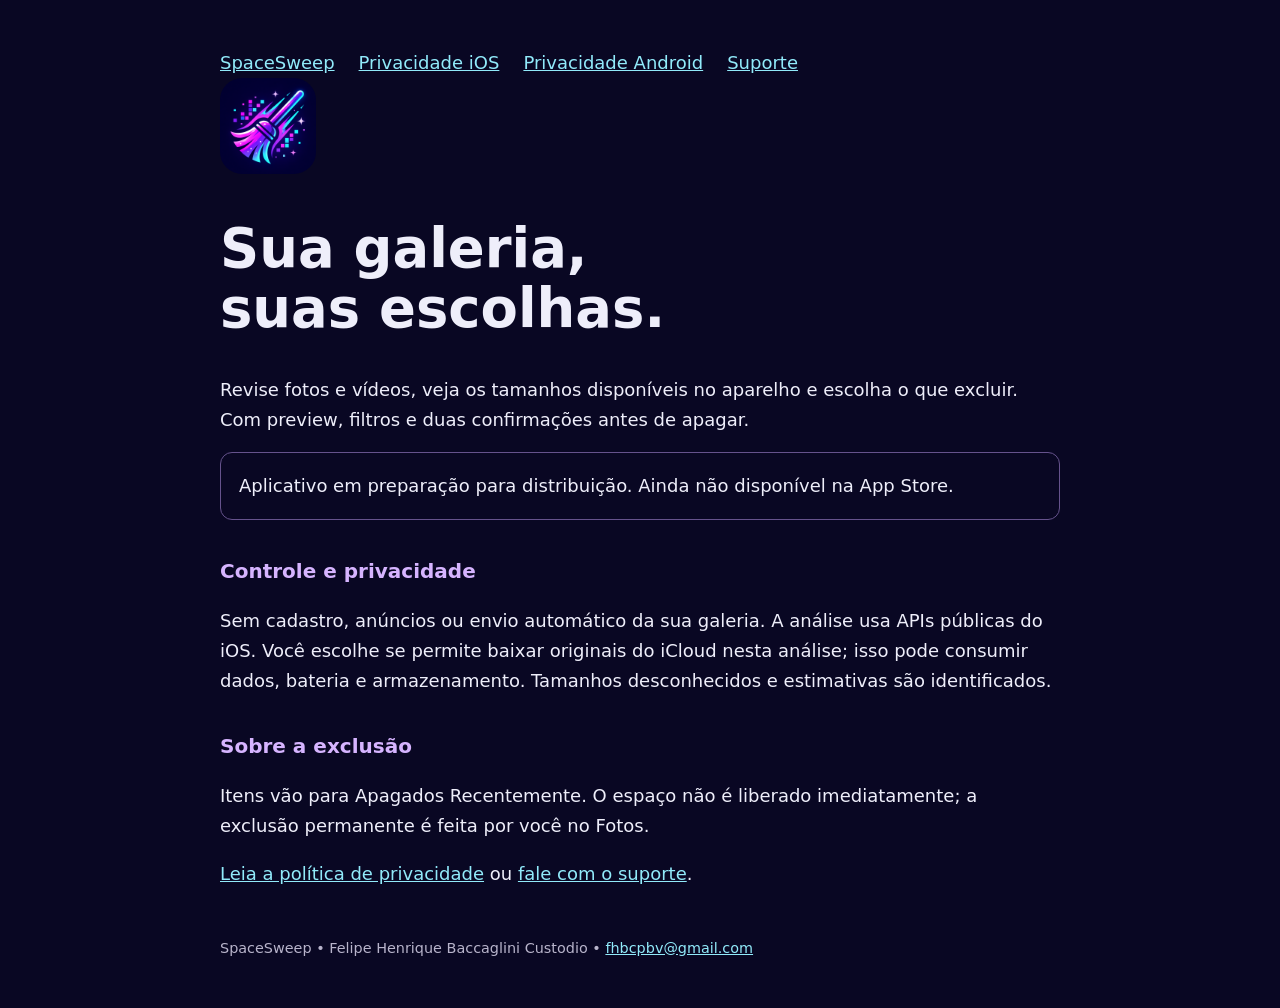
<file: index.html>
<!doctype html><html lang="pt-BR"><head><meta charset="utf-8"><meta name="viewport" content="width=device-width,initial-scale=1"><meta name="referrer" content="no-referrer"><meta http-equiv="Content-Security-Policy" content="default-src 'none'; style-src 'self'; img-src 'self'; base-uri 'none'; form-action 'none'"><link rel="stylesheet" href="style.css"><link rel="icon" href="icon.png"><title>SpaceSweep</title></head><body><main><nav aria-label="Páginas"><a href="index.html">SpaceSweep</a><a href="privacy.html">Privacidade iOS</a><a href="privacy-android.html">Privacidade Android</a><a href="support.html">Suporte</a></nav><img class="brand" src="icon.png" alt="Ícone SpaceSweep: vassoura neon"><h1>Sua galeria,<br>suas escolhas.</h1><p>Revise fotos e vídeos, veja os tamanhos disponíveis no aparelho e escolha o que excluir. Com preview, filtros e duas confirmações antes de apagar.</p><p class="notice">Aplicativo em preparação para distribuição. Ainda não disponível na App Store.</p><h2>Controle e privacidade</h2><p>Sem cadastro, anúncios ou envio automático da sua galeria. A análise usa APIs públicas do iOS. Você escolhe se permite baixar originais do iCloud nesta análise; isso pode consumir dados, bateria e armazenamento. Tamanhos desconhecidos e estimativas são identificados.</p><h2>Sobre a exclusão</h2><p>Itens vão para Apagados Recentemente. O espaço não é liberado imediatamente; a exclusão permanente é feita por você no Fotos.</p><p><a href="privacy.html">Leia a política de privacidade</a> ou <a href="support.html">fale com o suporte</a>.</p><footer>SpaceSweep • Felipe Henrique Baccaglini Custodio • <a href="mailto:fhbcpbv@gmail.com">fhbcpbv@gmail.com</a></footer></main></body></html>
</file>
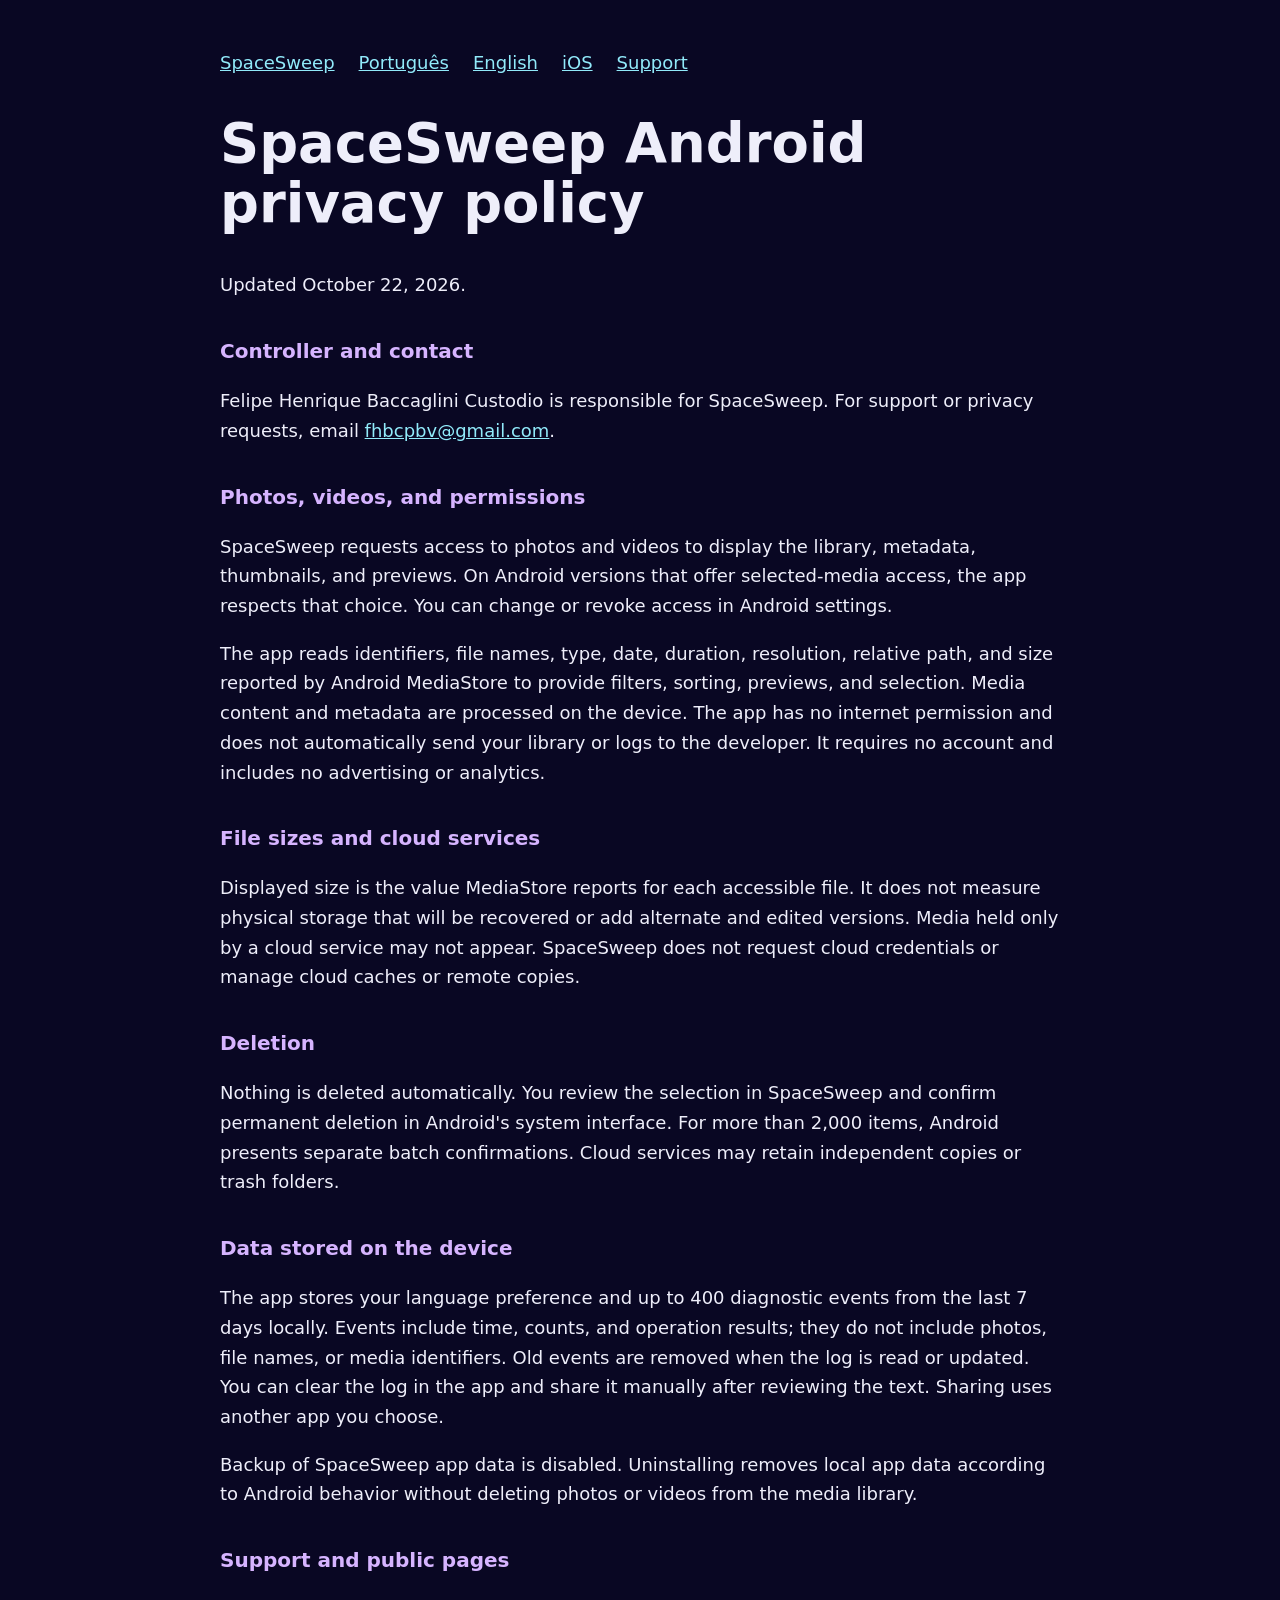
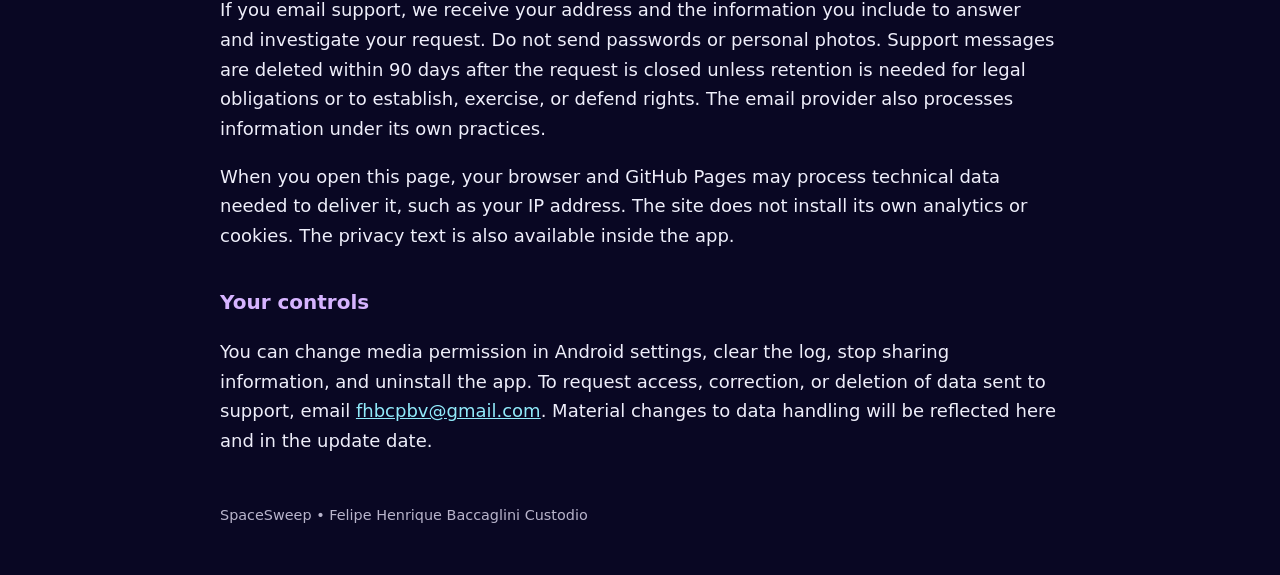
<file: privacy-android-en.html>
<!doctype html>
<html lang="en">
<head>
  <meta charset="utf-8">
  <meta name="viewport" content="width=device-width,initial-scale=1">
  <meta name="referrer" content="no-referrer">
  <meta http-equiv="Content-Security-Policy" content="default-src 'none'; style-src 'self'; img-src 'self'; base-uri 'none'; form-action 'none'">
  <link rel="stylesheet" href="style.css">
  <link rel="icon" href="icon.png">
  <title>SpaceSweep Android privacy policy</title>
</head>
<body><main>
  <nav aria-label="Navigation"><a href="index.html">SpaceSweep</a><a href="privacy-android.html" lang="pt-BR">Português</a><a href="privacy-android-en.html" aria-current="page">English</a><a href="privacy-en.html">iOS</a><a href="support.html">Support</a></nav>
  <h1>SpaceSweep Android privacy policy</h1>
  <p>Updated October 22, 2026.</p>

  <h2>Controller and contact</h2>
  <p>Felipe Henrique Baccaglini Custodio is responsible for SpaceSweep. For support or privacy requests, email <a href="mailto:fhbcpbv@gmail.com">fhbcpbv@gmail.com</a>.</p>

  <h2>Photos, videos, and permissions</h2>
  <p>SpaceSweep requests access to photos and videos to display the library, metadata, thumbnails, and previews. On Android versions that offer selected-media access, the app respects that choice. You can change or revoke access in Android settings.</p>
  <p>The app reads identifiers, file names, type, date, duration, resolution, relative path, and size reported by Android MediaStore to provide filters, sorting, previews, and selection. Media content and metadata are processed on the device. The app has no internet permission and does not automatically send your library or logs to the developer. It requires no account and includes no advertising or analytics.</p>

  <h2>File sizes and cloud services</h2>
  <p>Displayed size is the value MediaStore reports for each accessible file. It does not measure physical storage that will be recovered or add alternate and edited versions. Media held only by a cloud service may not appear. SpaceSweep does not request cloud credentials or manage cloud caches or remote copies.</p>

  <h2>Deletion</h2>
  <p>Nothing is deleted automatically. You review the selection in SpaceSweep and confirm permanent deletion in Android's system interface. For more than 2,000 items, Android presents separate batch confirmations. Cloud services may retain independent copies or trash folders.</p>

  <h2>Data stored on the device</h2>
  <p>The app stores your language preference and up to 400 diagnostic events from the last 7 days locally. Events include time, counts, and operation results; they do not include photos, file names, or media identifiers. Old events are removed when the log is read or updated. You can clear the log in the app and share it manually after reviewing the text. Sharing uses another app you choose.</p>
  <p>Backup of SpaceSweep app data is disabled. Uninstalling removes local app data according to Android behavior without deleting photos or videos from the media library.</p>

  <h2>Support and public pages</h2>
  <p>If you email support, we receive your address and the information you include to answer and investigate your request. Do not send passwords or personal photos. Support messages are deleted within 90 days after the request is closed unless retention is needed for legal obligations or to establish, exercise, or defend rights. The email provider also processes information under its own practices.</p>
  <p>When you open this page, your browser and GitHub Pages may process technical data needed to deliver it, such as your IP address. The site does not install its own analytics or cookies. The privacy text is also available inside the app.</p>

  <h2>Your controls</h2>
  <p>You can change media permission in Android settings, clear the log, stop sharing information, and uninstall the app. To request access, correction, or deletion of data sent to support, email <a href="mailto:fhbcpbv@gmail.com">fhbcpbv@gmail.com</a>. Material changes to data handling will be reflected here and in the update date.</p>
  <footer>SpaceSweep • Felipe Henrique Baccaglini Custodio</footer>
</main></body>
</html>
</file>
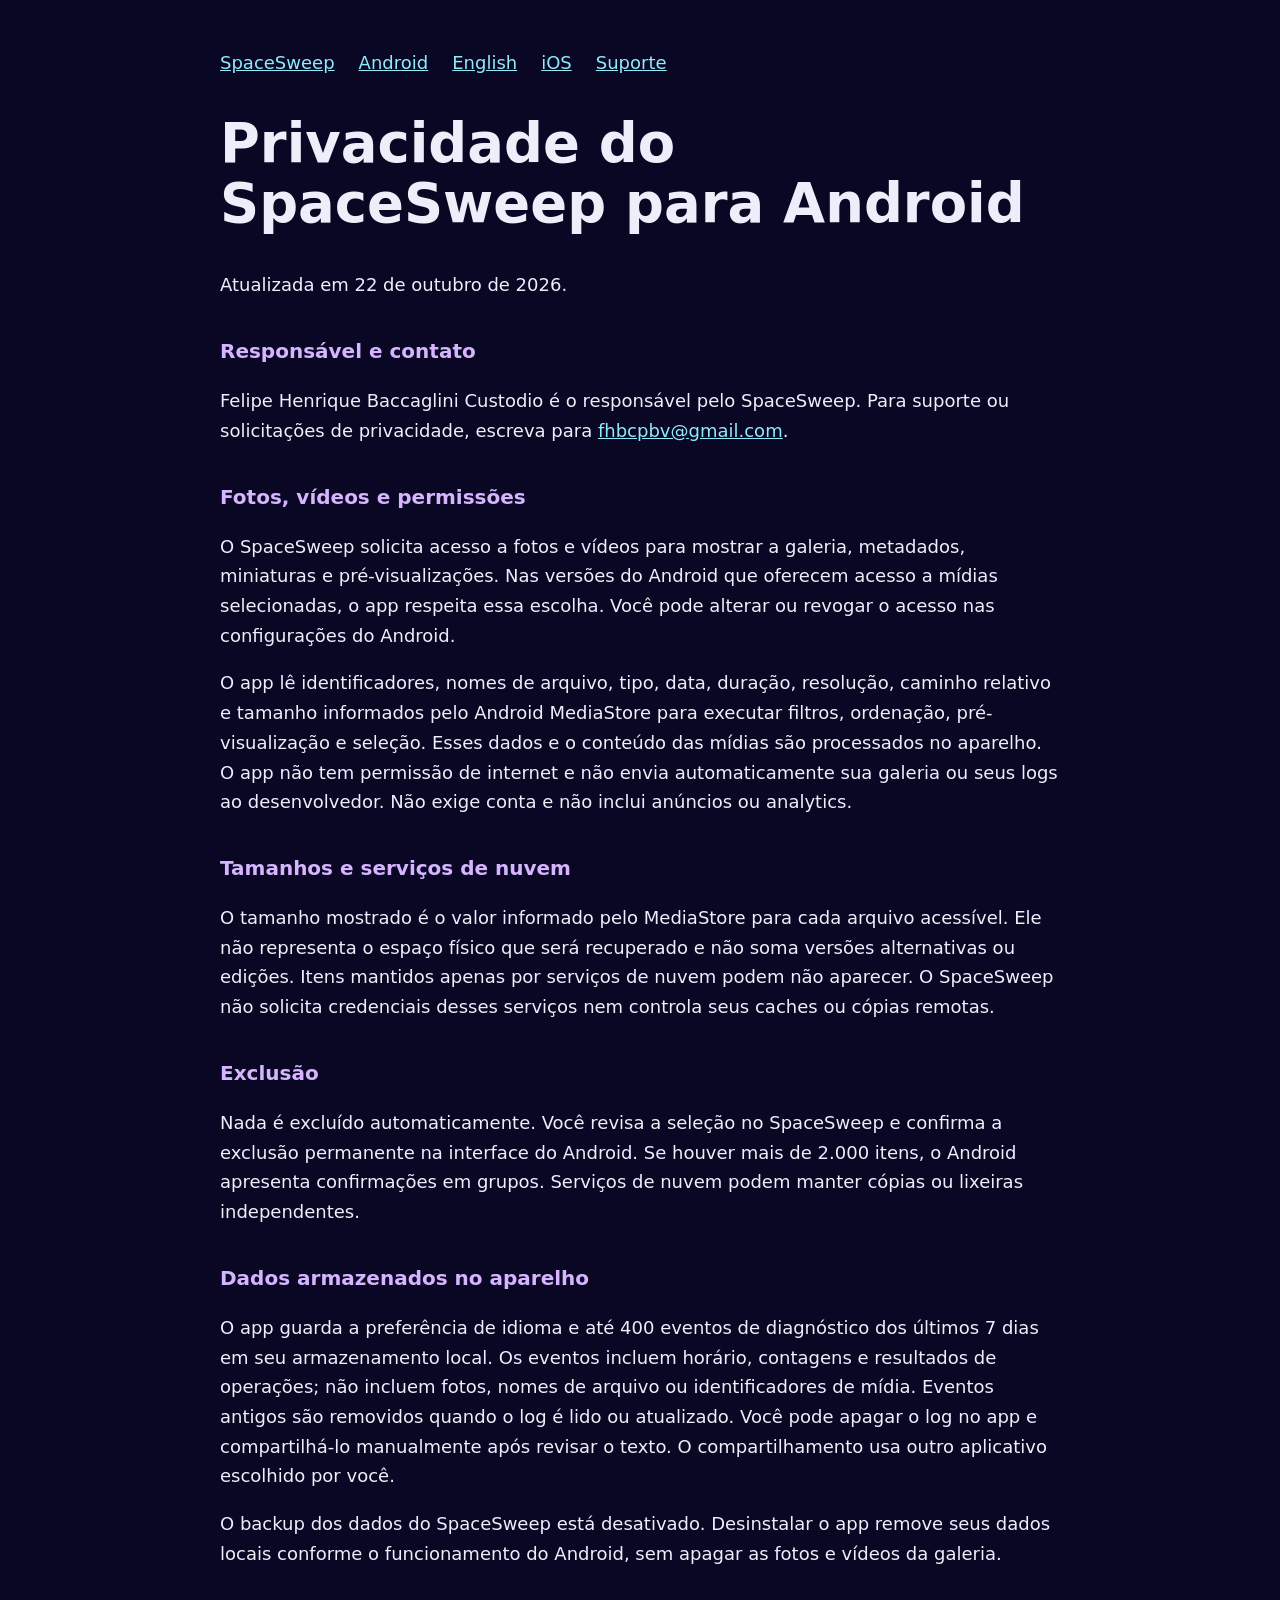
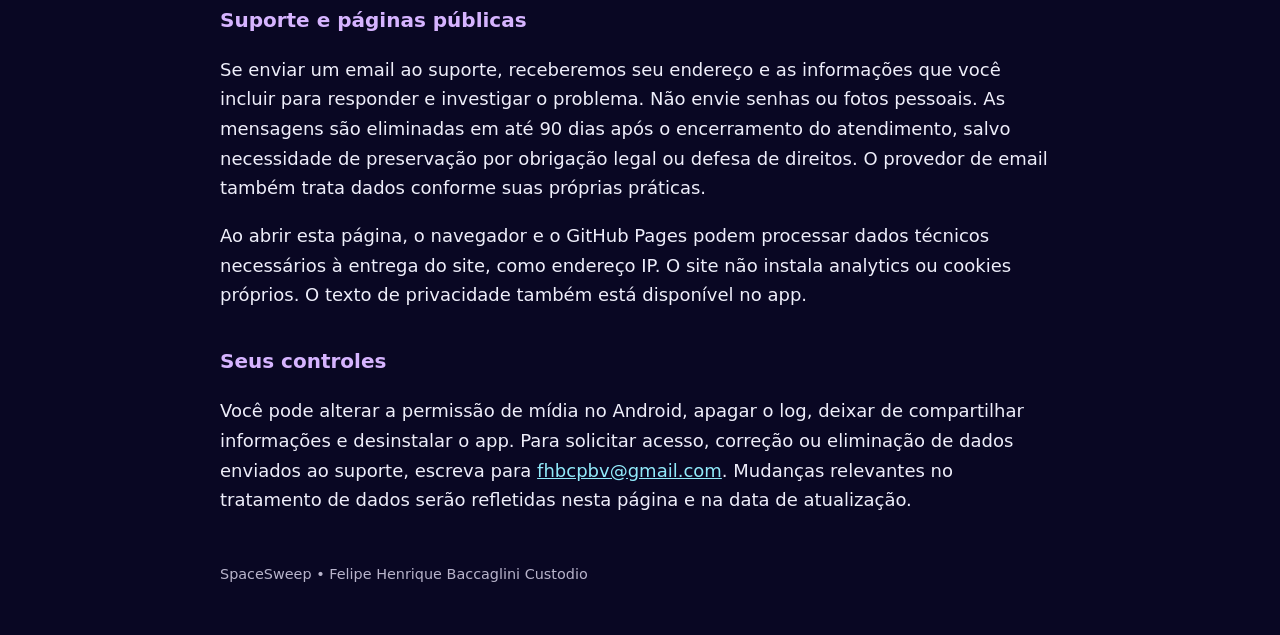
<file: privacy-android.html>
<!doctype html>
<html lang="pt-BR">
<head>
  <meta charset="utf-8">
  <meta name="viewport" content="width=device-width,initial-scale=1">
  <meta name="referrer" content="no-referrer">
  <meta http-equiv="Content-Security-Policy" content="default-src 'none'; style-src 'self'; img-src 'self'; base-uri 'none'; form-action 'none'">
  <link rel="stylesheet" href="style.css">
  <link rel="icon" href="icon.png">
  <title>Privacidade do SpaceSweep para Android</title>
</head>
<body><main>
  <nav aria-label="Navegação"><a href="index.html">SpaceSweep</a><a href="privacy-android.html" aria-current="page">Android</a><a href="privacy-android-en.html" lang="en">English</a><a href="privacy.html">iOS</a><a href="support.html">Suporte</a></nav>
  <h1>Privacidade do SpaceSweep para Android</h1>
  <p>Atualizada em 22 de outubro de 2026.</p>

  <h2>Responsável e contato</h2>
  <p>Felipe Henrique Baccaglini Custodio é o responsável pelo SpaceSweep. Para suporte ou solicitações de privacidade, escreva para <a href="mailto:fhbcpbv@gmail.com">fhbcpbv@gmail.com</a>.</p>

  <h2>Fotos, vídeos e permissões</h2>
  <p>O SpaceSweep solicita acesso a fotos e vídeos para mostrar a galeria, metadados, miniaturas e pré-visualizações. Nas versões do Android que oferecem acesso a mídias selecionadas, o app respeita essa escolha. Você pode alterar ou revogar o acesso nas configurações do Android.</p>
  <p>O app lê identificadores, nomes de arquivo, tipo, data, duração, resolução, caminho relativo e tamanho informados pelo Android MediaStore para executar filtros, ordenação, pré-visualização e seleção. Esses dados e o conteúdo das mídias são processados no aparelho. O app não tem permissão de internet e não envia automaticamente sua galeria ou seus logs ao desenvolvedor. Não exige conta e não inclui anúncios ou analytics.</p>

  <h2>Tamanhos e serviços de nuvem</h2>
  <p>O tamanho mostrado é o valor informado pelo MediaStore para cada arquivo acessível. Ele não representa o espaço físico que será recuperado e não soma versões alternativas ou edições. Itens mantidos apenas por serviços de nuvem podem não aparecer. O SpaceSweep não solicita credenciais desses serviços nem controla seus caches ou cópias remotas.</p>

  <h2>Exclusão</h2>
  <p>Nada é excluído automaticamente. Você revisa a seleção no SpaceSweep e confirma a exclusão permanente na interface do Android. Se houver mais de 2.000 itens, o Android apresenta confirmações em grupos. Serviços de nuvem podem manter cópias ou lixeiras independentes.</p>

  <h2>Dados armazenados no aparelho</h2>
  <p>O app guarda a preferência de idioma e até 400 eventos de diagnóstico dos últimos 7 dias em seu armazenamento local. Os eventos incluem horário, contagens e resultados de operações; não incluem fotos, nomes de arquivo ou identificadores de mídia. Eventos antigos são removidos quando o log é lido ou atualizado. Você pode apagar o log no app e compartilhá-lo manualmente após revisar o texto. O compartilhamento usa outro aplicativo escolhido por você.</p>
  <p>O backup dos dados do SpaceSweep está desativado. Desinstalar o app remove seus dados locais conforme o funcionamento do Android, sem apagar as fotos e vídeos da galeria.</p>

  <h2>Suporte e páginas públicas</h2>
  <p>Se enviar um email ao suporte, receberemos seu endereço e as informações que você incluir para responder e investigar o problema. Não envie senhas ou fotos pessoais. As mensagens são eliminadas em até 90 dias após o encerramento do atendimento, salvo necessidade de preservação por obrigação legal ou defesa de direitos. O provedor de email também trata dados conforme suas próprias práticas.</p>
  <p>Ao abrir esta página, o navegador e o GitHub Pages podem processar dados técnicos necessários à entrega do site, como endereço IP. O site não instala analytics ou cookies próprios. O texto de privacidade também está disponível no app.</p>

  <h2>Seus controles</h2>
  <p>Você pode alterar a permissão de mídia no Android, apagar o log, deixar de compartilhar informações e desinstalar o app. Para solicitar acesso, correção ou eliminação de dados enviados ao suporte, escreva para <a href="mailto:fhbcpbv@gmail.com">fhbcpbv@gmail.com</a>. Mudanças relevantes no tratamento de dados serão refletidas nesta página e na data de atualização.</p>
  <footer>SpaceSweep • Felipe Henrique Baccaglini Custodio</footer>
</main></body>
</html>
</file>
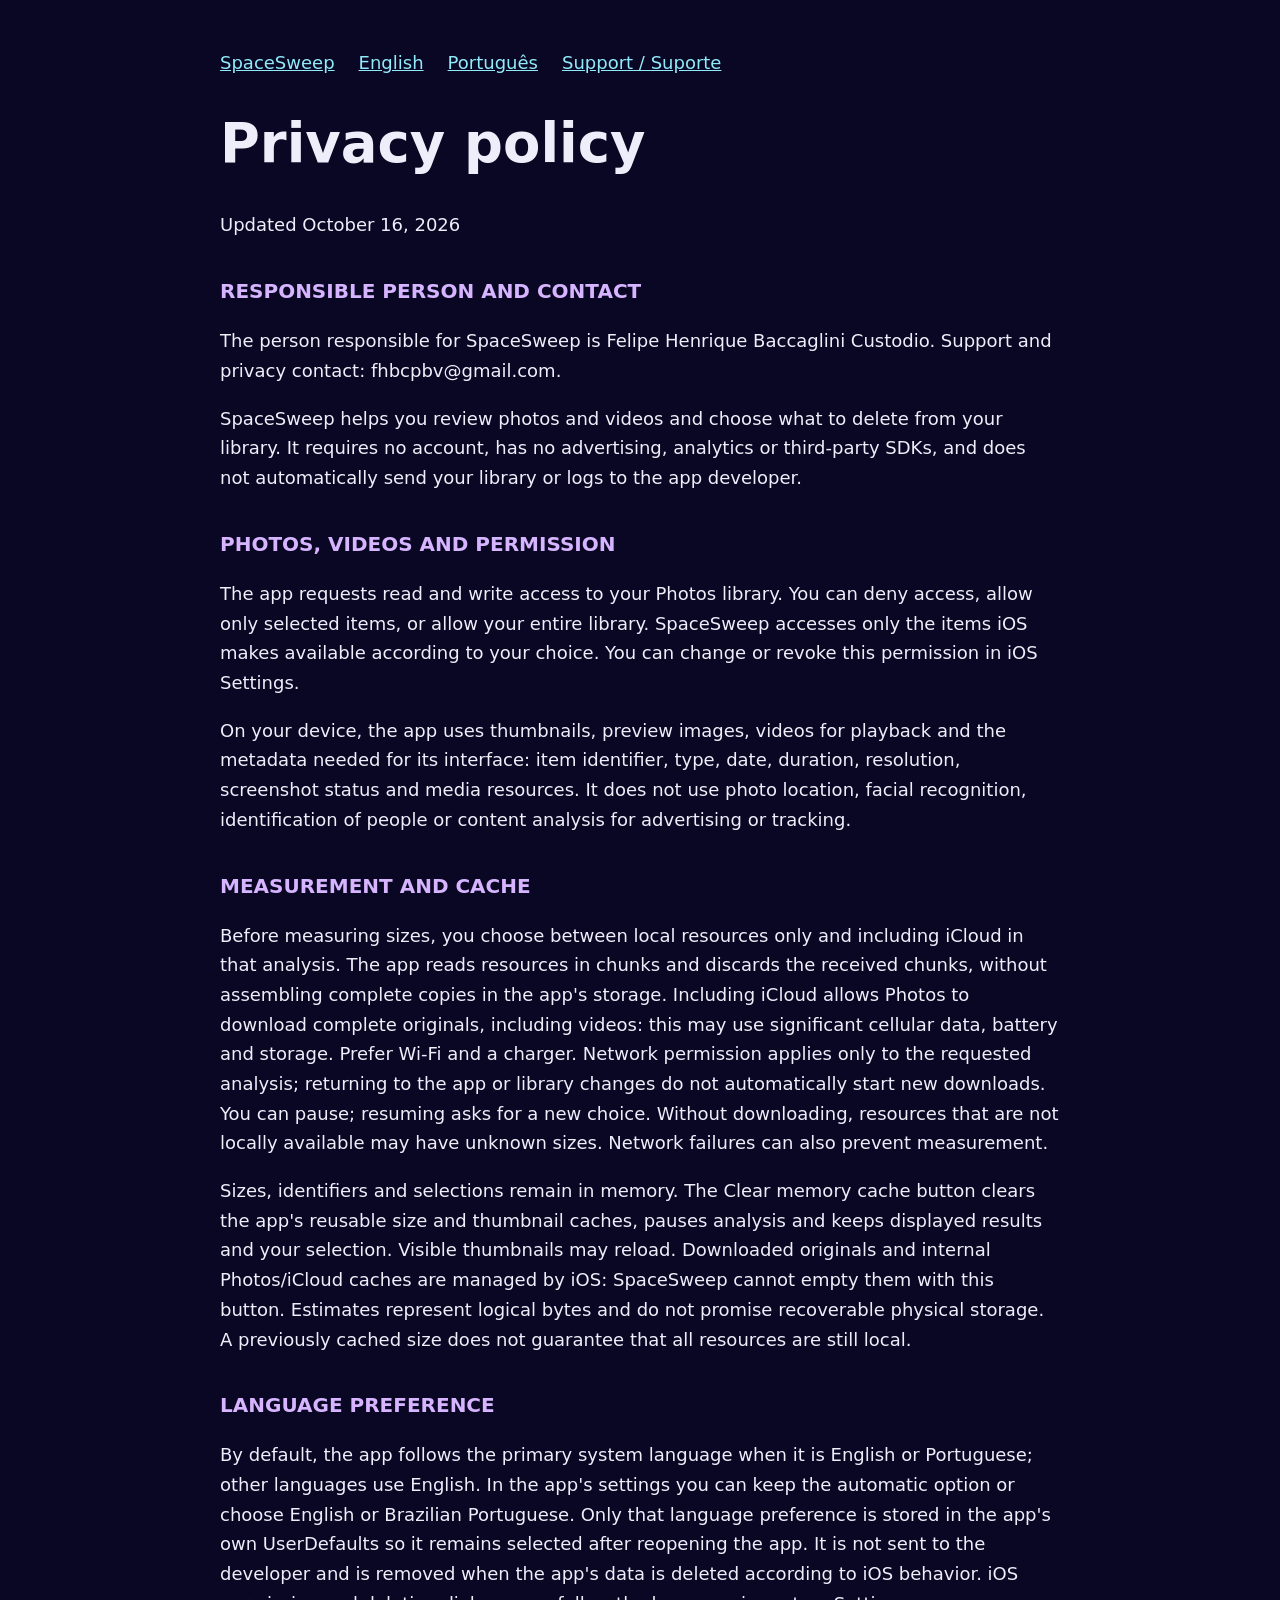
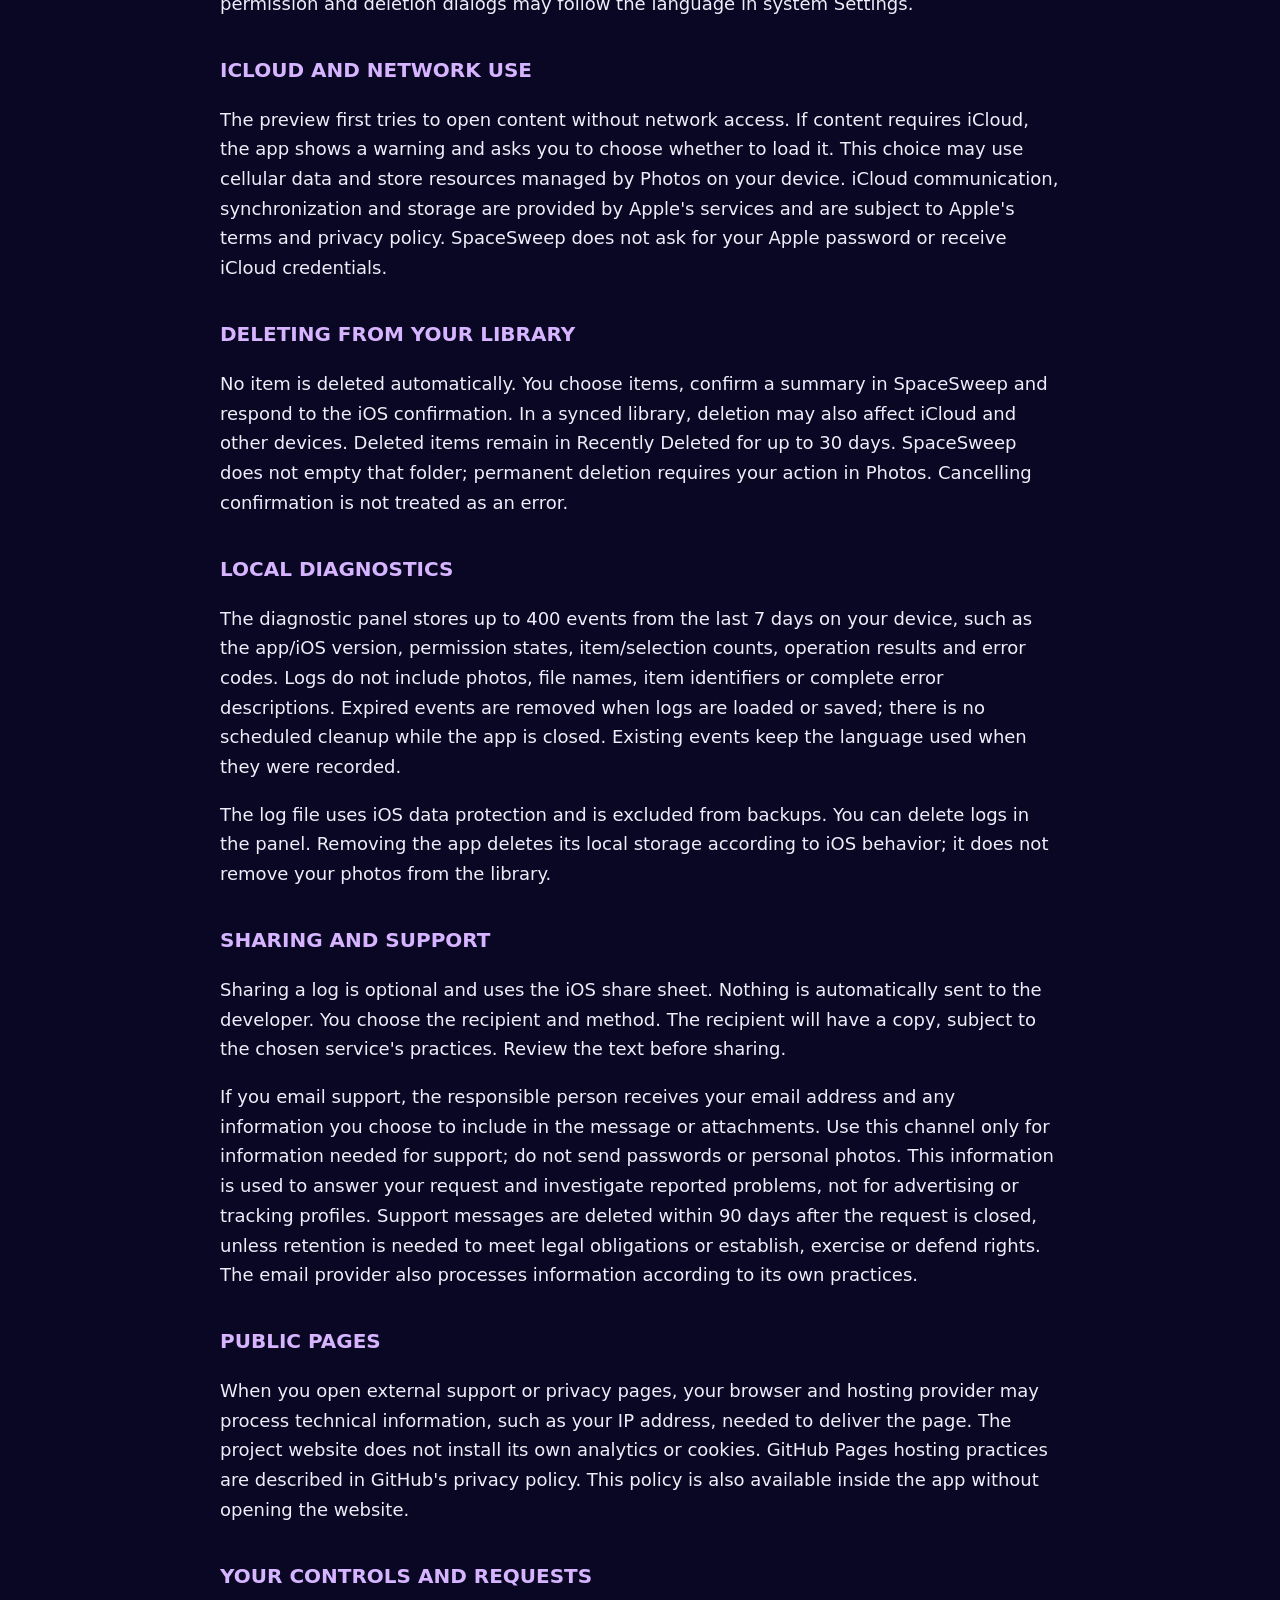
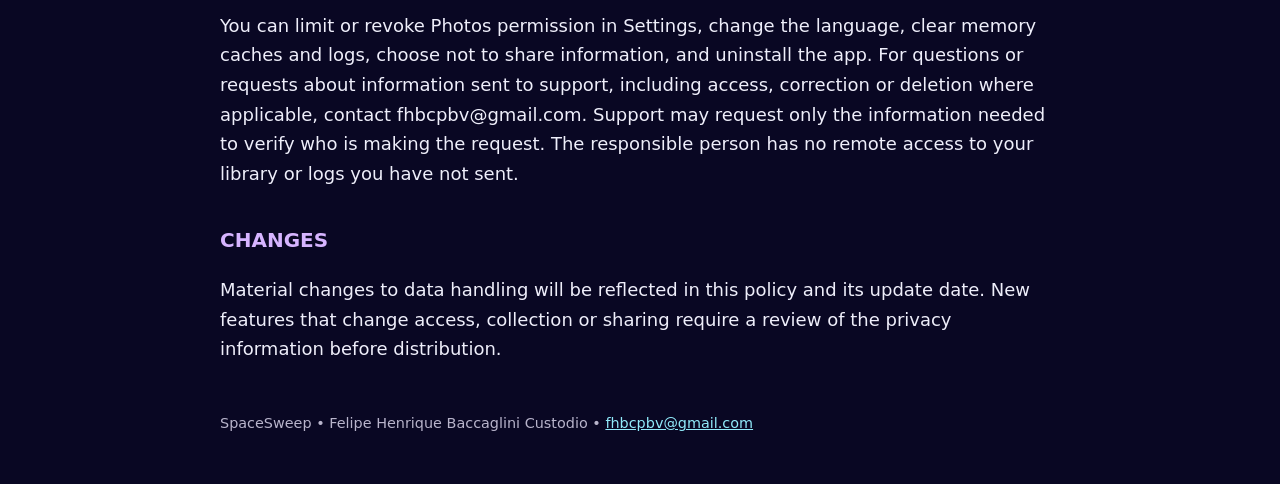
<file: privacy-en.html>
<!doctype html><html lang="en"><head><meta charset="utf-8"><meta name="viewport" content="width=device-width,initial-scale=1"><meta name="referrer" content="no-referrer"><meta http-equiv="Content-Security-Policy" content="default-src 'none'; style-src 'self'; img-src 'self'; base-uri 'none'; form-action 'none'"><link rel="stylesheet" href="style.css"><link rel="icon" href="icon.png"><title>Privacy policy — SpaceSweep</title></head><body><main><nav aria-label="Language / Idioma"><a href="index.html">SpaceSweep</a><a href="privacy-en.html" lang="en">English</a><a href="privacy.html" lang="pt-BR">Português</a><a href="support.html">Support / Suporte</a></nav><h1>Privacy policy</h1><p>Updated October 16, 2026</p><h2>RESPONSIBLE PERSON AND CONTACT</h2><p>The person responsible for SpaceSweep is Felipe Henrique Baccaglini Custodio. Support and privacy contact: fhbcpbv@gmail.com.</p><p>SpaceSweep helps you review photos and videos and choose what to delete from your library. It requires no account, has no advertising, analytics or third-party SDKs, and does not automatically send your library or logs to the app developer.</p><h2>PHOTOS, VIDEOS AND PERMISSION</h2><p>The app requests read and write access to your Photos library. You can deny access, allow only selected items, or allow your entire library. SpaceSweep accesses only the items iOS makes available according to your choice. You can change or revoke this permission in iOS Settings.</p><p>On your device, the app uses thumbnails, preview images, videos for playback and the metadata needed for its interface: item identifier, type, date, duration, resolution, screenshot status and media resources. It does not use photo location, facial recognition, identification of people or content analysis for advertising or tracking.</p><h2>MEASUREMENT AND CACHE</h2><p>Before measuring sizes, you choose between local resources only and including iCloud in that analysis. The app reads resources in chunks and discards the received chunks, without assembling complete copies in the app&#x27;s storage. Including iCloud allows Photos to download complete originals, including videos: this may use significant cellular data, battery and storage. Prefer Wi-Fi and a charger. Network permission applies only to the requested analysis; returning to the app or library changes do not automatically start new downloads. You can pause; resuming asks for a new choice. Without downloading, resources that are not locally available may have unknown sizes. Network failures can also prevent measurement.</p><p>Sizes, identifiers and selections remain in memory. The Clear memory cache button clears the app&#x27;s reusable size and thumbnail caches, pauses analysis and keeps displayed results and your selection. Visible thumbnails may reload. Downloaded originals and internal Photos/iCloud caches are managed by iOS: SpaceSweep cannot empty them with this button. Estimates represent logical bytes and do not promise recoverable physical storage. A previously cached size does not guarantee that all resources are still local.</p><h2>LANGUAGE PREFERENCE</h2><p>By default, the app follows the primary system language when it is English or Portuguese; other languages use English. In the app&#x27;s settings you can keep the automatic option or choose English or Brazilian Portuguese. Only that language preference is stored in the app&#x27;s own UserDefaults so it remains selected after reopening the app. It is not sent to the developer and is removed when the app&#x27;s data is deleted according to iOS behavior. iOS permission and deletion dialogs may follow the language in system Settings.</p><h2>ICLOUD AND NETWORK USE</h2><p>The preview first tries to open content without network access. If content requires iCloud, the app shows a warning and asks you to choose whether to load it. This choice may use cellular data and store resources managed by Photos on your device. iCloud communication, synchronization and storage are provided by Apple&#x27;s services and are subject to Apple&#x27;s terms and privacy policy. SpaceSweep does not ask for your Apple password or receive iCloud credentials.</p><h2>DELETING FROM YOUR LIBRARY</h2><p>No item is deleted automatically. You choose items, confirm a summary in SpaceSweep and respond to the iOS confirmation. In a synced library, deletion may also affect iCloud and other devices. Deleted items remain in Recently Deleted for up to 30 days. SpaceSweep does not empty that folder; permanent deletion requires your action in Photos. Cancelling confirmation is not treated as an error.</p><h2>LOCAL DIAGNOSTICS</h2><p>The diagnostic panel stores up to 400 events from the last 7 days on your device, such as the app/iOS version, permission states, item/selection counts, operation results and error codes. Logs do not include photos, file names, item identifiers or complete error descriptions. Expired events are removed when logs are loaded or saved; there is no scheduled cleanup while the app is closed. Existing events keep the language used when they were recorded.</p><p>The log file uses iOS data protection and is excluded from backups. You can delete logs in the panel. Removing the app deletes its local storage according to iOS behavior; it does not remove your photos from the library.</p><h2>SHARING AND SUPPORT</h2><p>Sharing a log is optional and uses the iOS share sheet. Nothing is automatically sent to the developer. You choose the recipient and method. The recipient will have a copy, subject to the chosen service&#x27;s practices. Review the text before sharing.</p><p>If you email support, the responsible person receives your email address and any information you choose to include in the message or attachments. Use this channel only for information needed for support; do not send passwords or personal photos. This information is used to answer your request and investigate reported problems, not for advertising or tracking profiles. Support messages are deleted within 90 days after the request is closed, unless retention is needed to meet legal obligations or establish, exercise or defend rights. The email provider also processes information according to its own practices.</p><h2>PUBLIC PAGES</h2><p>When you open external support or privacy pages, your browser and hosting provider may process technical information, such as your IP address, needed to deliver the page. The project website does not install its own analytics or cookies. GitHub Pages hosting practices are described in GitHub&#x27;s privacy policy. This policy is also available inside the app without opening the website.</p><h2>YOUR CONTROLS AND REQUESTS</h2><p>You can limit or revoke Photos permission in Settings, change the language, clear memory caches and logs, choose not to share information, and uninstall the app. For questions or requests about information sent to support, including access, correction or deletion where applicable, contact fhbcpbv@gmail.com. Support may request only the information needed to verify who is making the request. The responsible person has no remote access to your library or logs you have not sent.</p><h2>CHANGES</h2><p>Material changes to data handling will be reflected in this policy and its update date. New features that change access, collection or sharing require a review of the privacy information before distribution.</p><footer>SpaceSweep • Felipe Henrique Baccaglini Custodio • <a href="mailto:fhbcpbv@gmail.com">fhbcpbv@gmail.com</a></footer></main></body></html>
</file>
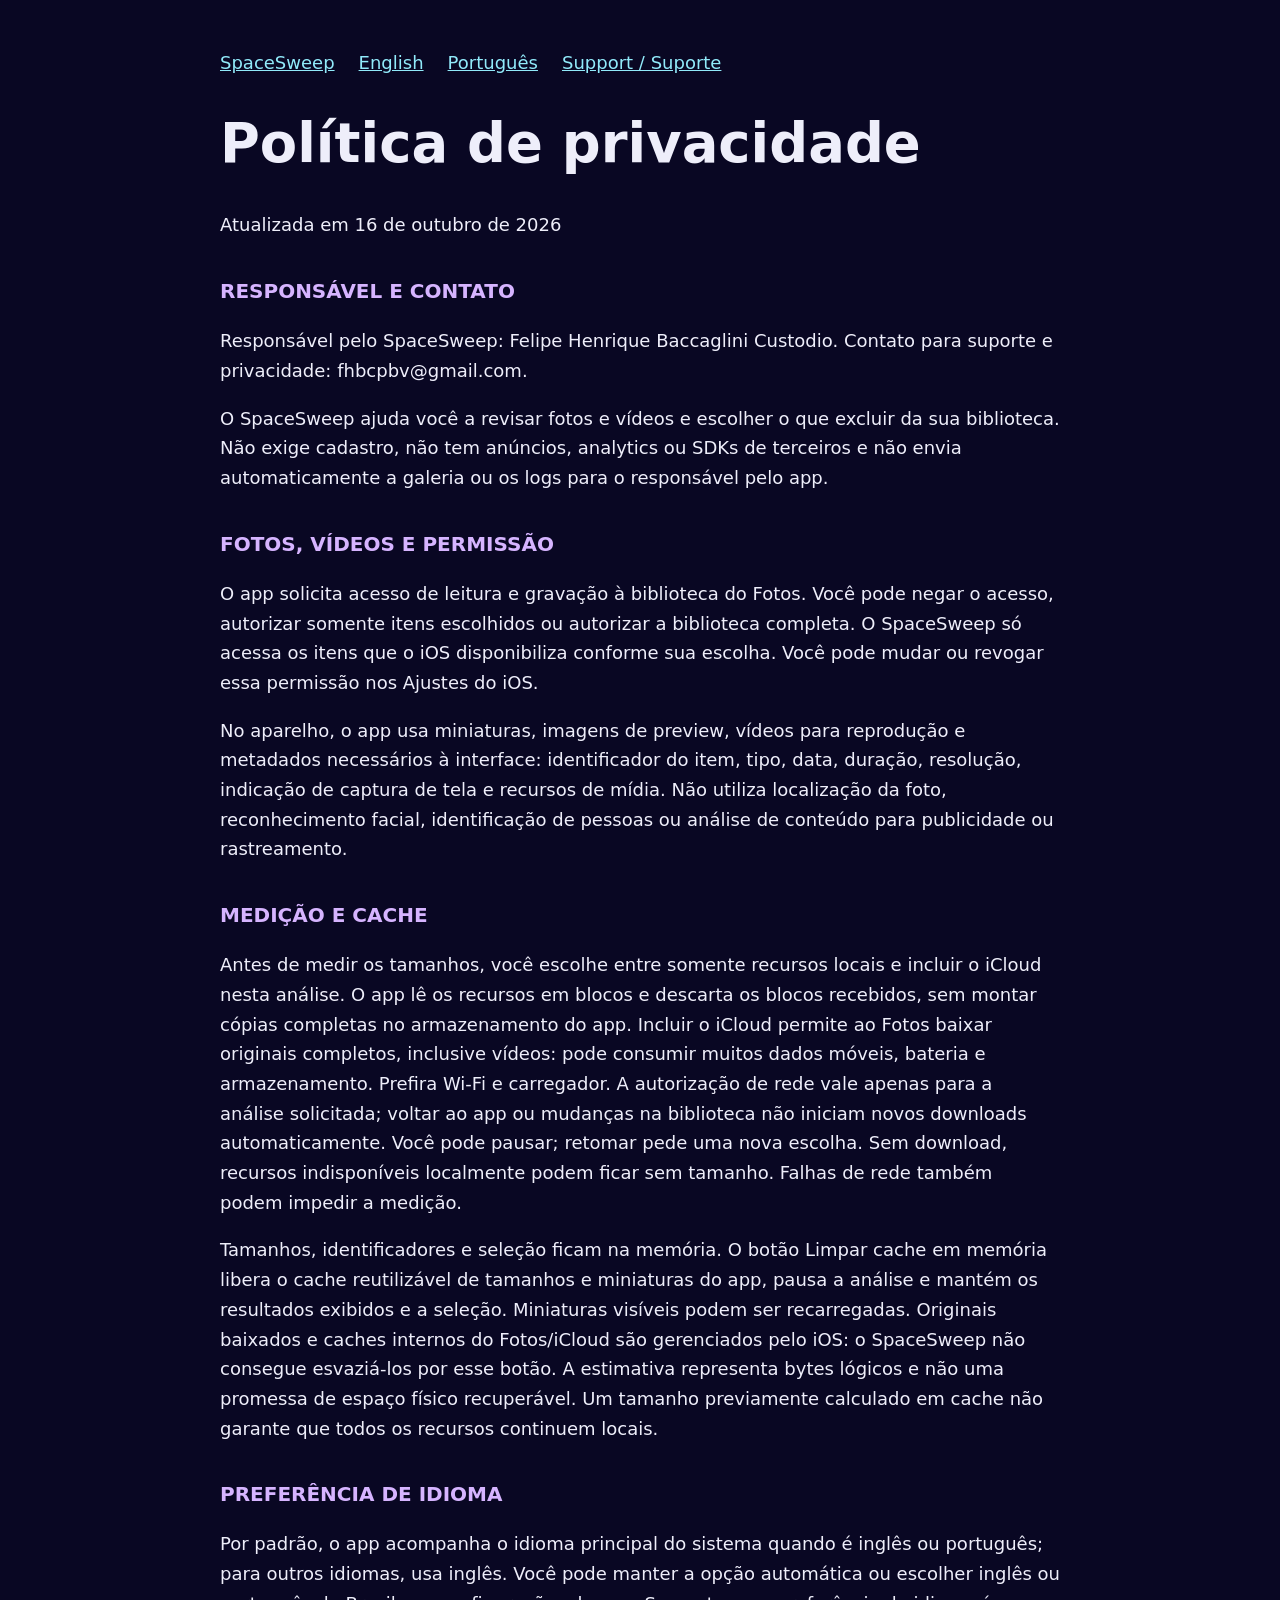
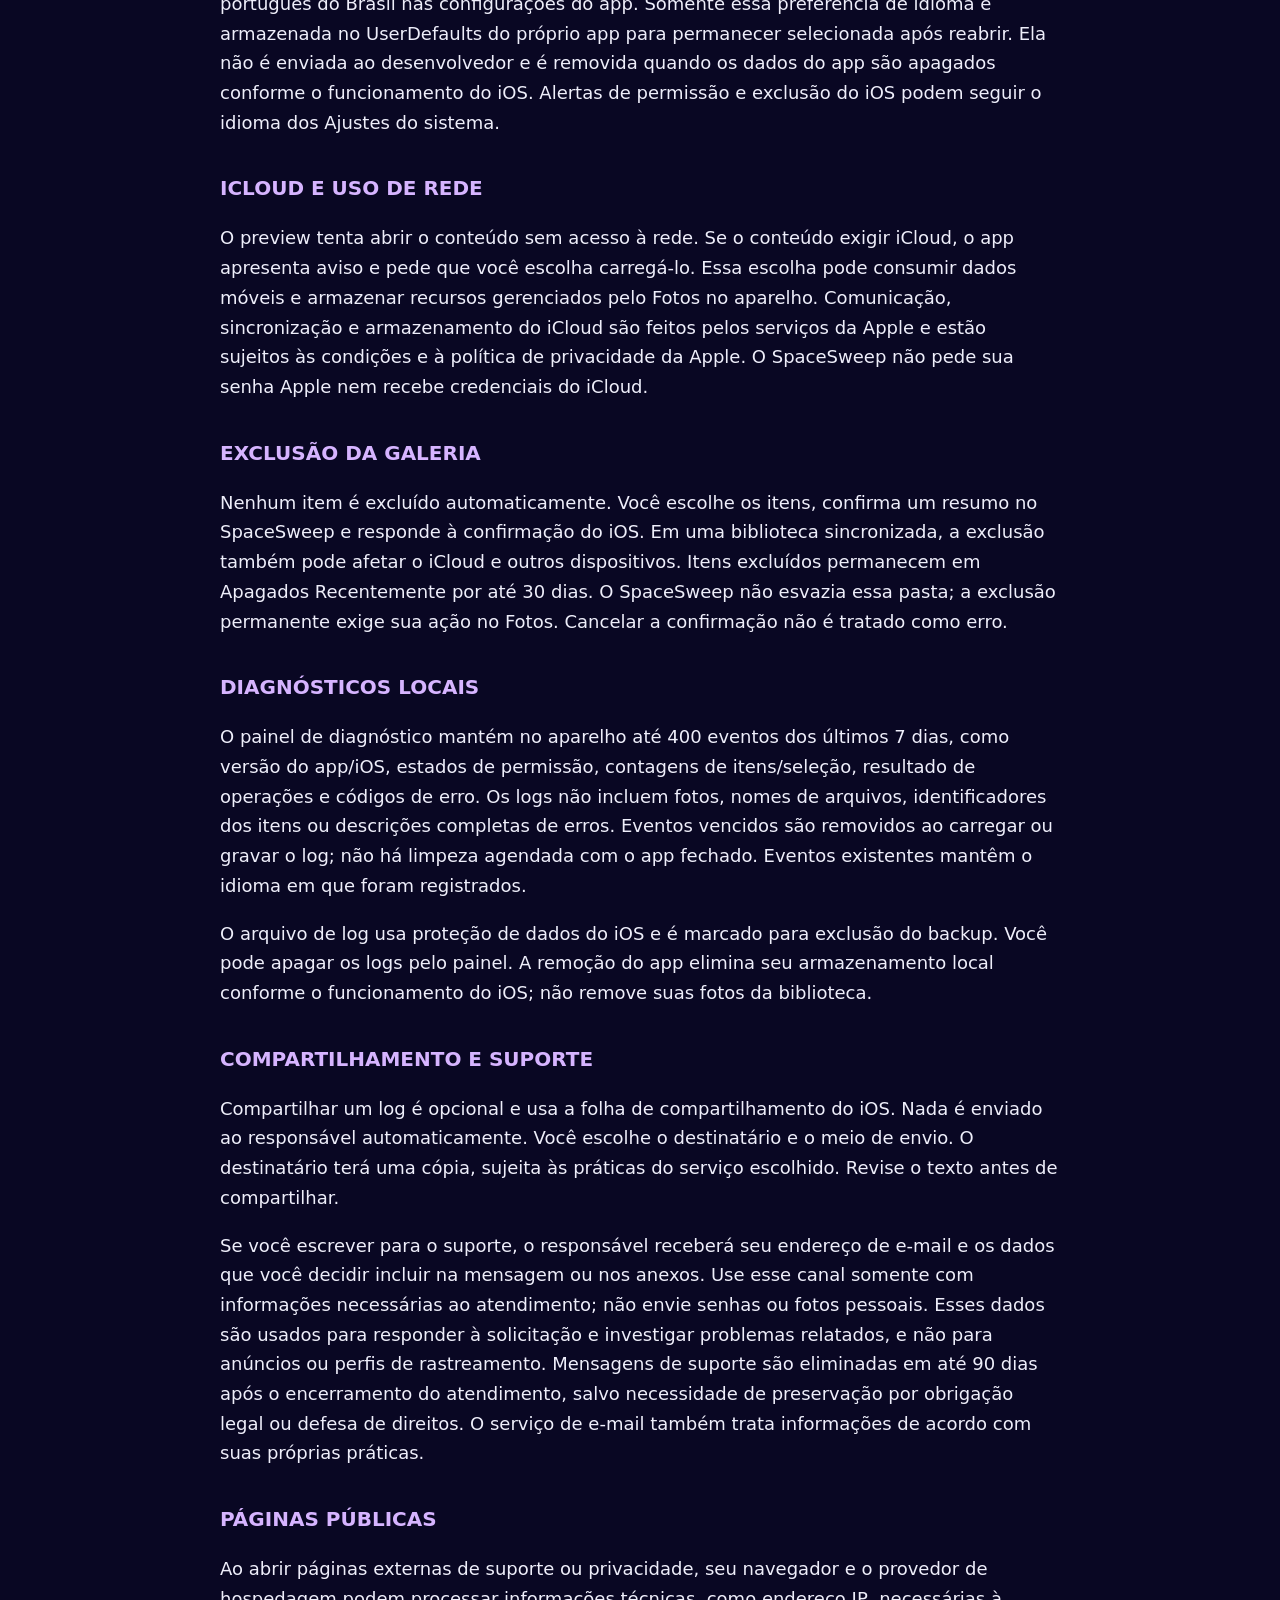
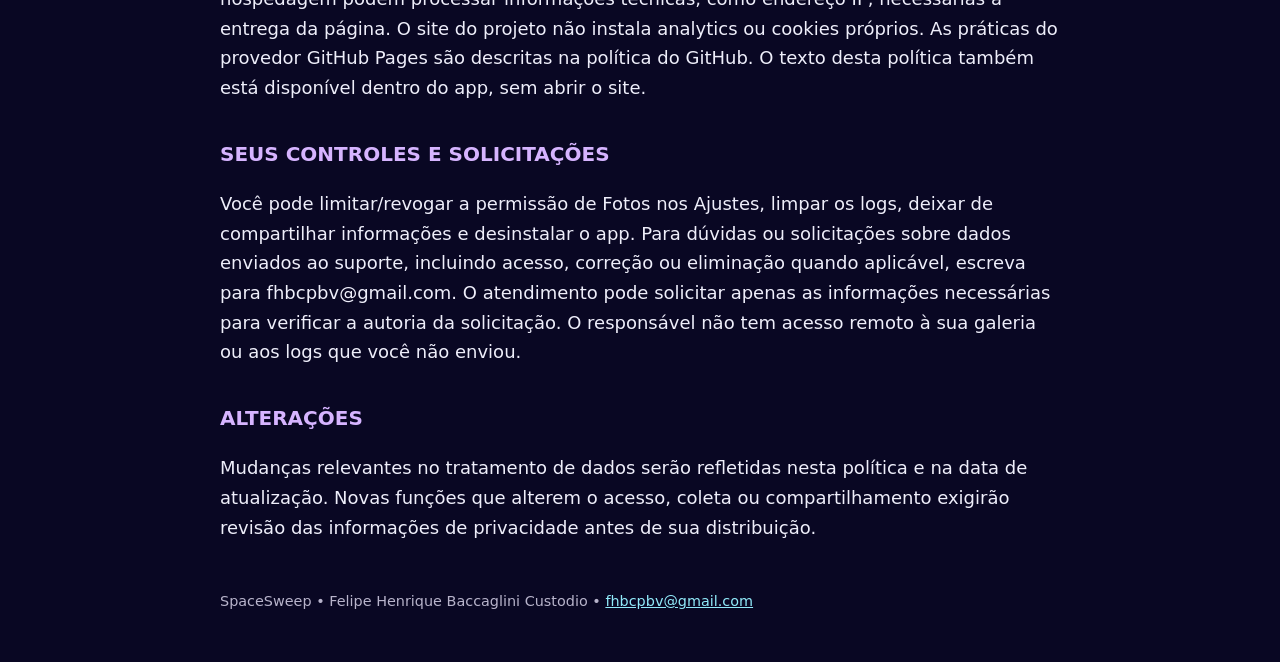
<file: privacy.html>
<!doctype html><html lang="pt-BR"><head><meta charset="utf-8"><meta name="viewport" content="width=device-width,initial-scale=1"><meta name="referrer" content="no-referrer"><meta http-equiv="Content-Security-Policy" content="default-src 'none'; style-src 'self'; img-src 'self'; base-uri 'none'; form-action 'none'"><link rel="stylesheet" href="style.css"><link rel="icon" href="icon.png"><title>Política de privacidade — SpaceSweep</title></head><body><main><nav aria-label="Language / Idioma"><a href="index.html">SpaceSweep</a><a href="privacy-en.html" lang="en">English</a><a href="privacy.html" lang="pt-BR">Português</a><a href="support.html">Support / Suporte</a></nav><h1>Política de privacidade</h1><p>Atualizada em 16 de outubro de 2026</p><h2>RESPONSÁVEL E CONTATO</h2><p>Responsável pelo SpaceSweep: Felipe Henrique Baccaglini Custodio. Contato para suporte e privacidade: fhbcpbv@gmail.com.</p><p>O SpaceSweep ajuda você a revisar fotos e vídeos e escolher o que excluir da sua biblioteca. Não exige cadastro, não tem anúncios, analytics ou SDKs de terceiros e não envia automaticamente a galeria ou os logs para o responsável pelo app.</p><h2>FOTOS, VÍDEOS E PERMISSÃO</h2><p>O app solicita acesso de leitura e gravação à biblioteca do Fotos. Você pode negar o acesso, autorizar somente itens escolhidos ou autorizar a biblioteca completa. O SpaceSweep só acessa os itens que o iOS disponibiliza conforme sua escolha. Você pode mudar ou revogar essa permissão nos Ajustes do iOS.</p><p>No aparelho, o app usa miniaturas, imagens de preview, vídeos para reprodução e metadados necessários à interface: identificador do item, tipo, data, duração, resolução, indicação de captura de tela e recursos de mídia. Não utiliza localização da foto, reconhecimento facial, identificação de pessoas ou análise de conteúdo para publicidade ou rastreamento.</p><h2>MEDIÇÃO E CACHE</h2><p>Antes de medir os tamanhos, você escolhe entre somente recursos locais e incluir o iCloud nesta análise. O app lê os recursos em blocos e descarta os blocos recebidos, sem montar cópias completas no armazenamento do app. Incluir o iCloud permite ao Fotos baixar originais completos, inclusive vídeos: pode consumir muitos dados móveis, bateria e armazenamento. Prefira Wi-Fi e carregador. A autorização de rede vale apenas para a análise solicitada; voltar ao app ou mudanças na biblioteca não iniciam novos downloads automaticamente. Você pode pausar; retomar pede uma nova escolha. Sem download, recursos indisponíveis localmente podem ficar sem tamanho. Falhas de rede também podem impedir a medição.</p><p>Tamanhos, identificadores e seleção ficam na memória. O botão Limpar cache em memória libera o cache reutilizável de tamanhos e miniaturas do app, pausa a análise e mantém os resultados exibidos e a seleção. Miniaturas visíveis podem ser recarregadas. Originais baixados e caches internos do Fotos/iCloud são gerenciados pelo iOS: o SpaceSweep não consegue esvaziá-los por esse botão. A estimativa representa bytes lógicos e não uma promessa de espaço físico recuperável. Um tamanho previamente calculado em cache não garante que todos os recursos continuem locais.</p><h2>PREFERÊNCIA DE IDIOMA</h2><p>Por padrão, o app acompanha o idioma principal do sistema quando é inglês ou português; para outros idiomas, usa inglês. Você pode manter a opção automática ou escolher inglês ou português do Brasil nas configurações do app. Somente essa preferência de idioma é armazenada no UserDefaults do próprio app para permanecer selecionada após reabrir. Ela não é enviada ao desenvolvedor e é removida quando os dados do app são apagados conforme o funcionamento do iOS. Alertas de permissão e exclusão do iOS podem seguir o idioma dos Ajustes do sistema.</p><h2>ICLOUD E USO DE REDE</h2><p>O preview tenta abrir o conteúdo sem acesso à rede. Se o conteúdo exigir iCloud, o app apresenta aviso e pede que você escolha carregá-lo. Essa escolha pode consumir dados móveis e armazenar recursos gerenciados pelo Fotos no aparelho. Comunicação, sincronização e armazenamento do iCloud são feitos pelos serviços da Apple e estão sujeitos às condições e à política de privacidade da Apple. O SpaceSweep não pede sua senha Apple nem recebe credenciais do iCloud.</p><h2>EXCLUSÃO DA GALERIA</h2><p>Nenhum item é excluído automaticamente. Você escolhe os itens, confirma um resumo no SpaceSweep e responde à confirmação do iOS. Em uma biblioteca sincronizada, a exclusão também pode afetar o iCloud e outros dispositivos. Itens excluídos permanecem em Apagados Recentemente por até 30 dias. O SpaceSweep não esvazia essa pasta; a exclusão permanente exige sua ação no Fotos. Cancelar a confirmação não é tratado como erro.</p><h2>DIAGNÓSTICOS LOCAIS</h2><p>O painel de diagnóstico mantém no aparelho até 400 eventos dos últimos 7 dias, como versão do app/iOS, estados de permissão, contagens de itens/seleção, resultado de operações e códigos de erro. Os logs não incluem fotos, nomes de arquivos, identificadores dos itens ou descrições completas de erros. Eventos vencidos são removidos ao carregar ou gravar o log; não há limpeza agendada com o app fechado. Eventos existentes mantêm o idioma em que foram registrados.</p><p>O arquivo de log usa proteção de dados do iOS e é marcado para exclusão do backup. Você pode apagar os logs pelo painel. A remoção do app elimina seu armazenamento local conforme o funcionamento do iOS; não remove suas fotos da biblioteca.</p><h2>COMPARTILHAMENTO E SUPORTE</h2><p>Compartilhar um log é opcional e usa a folha de compartilhamento do iOS. Nada é enviado ao responsável automaticamente. Você escolhe o destinatário e o meio de envio. O destinatário terá uma cópia, sujeita às práticas do serviço escolhido. Revise o texto antes de compartilhar.</p><p>Se você escrever para o suporte, o responsável receberá seu endereço de e-mail e os dados que você decidir incluir na mensagem ou nos anexos. Use esse canal somente com informações necessárias ao atendimento; não envie senhas ou fotos pessoais. Esses dados são usados para responder à solicitação e investigar problemas relatados, e não para anúncios ou perfis de rastreamento. Mensagens de suporte são eliminadas em até 90 dias após o encerramento do atendimento, salvo necessidade de preservação por obrigação legal ou defesa de direitos. O serviço de e-mail também trata informações de acordo com suas próprias práticas.</p><h2>PÁGINAS PÚBLICAS</h2><p>Ao abrir páginas externas de suporte ou privacidade, seu navegador e o provedor de hospedagem podem processar informações técnicas, como endereço IP, necessárias à entrega da página. O site do projeto não instala analytics ou cookies próprios. As práticas do provedor GitHub Pages são descritas na política do GitHub. O texto desta política também está disponível dentro do app, sem abrir o site.</p><h2>SEUS CONTROLES E SOLICITAÇÕES</h2><p>Você pode limitar/revogar a permissão de Fotos nos Ajustes, limpar os logs, deixar de compartilhar informações e desinstalar o app. Para dúvidas ou solicitações sobre dados enviados ao suporte, incluindo acesso, correção ou eliminação quando aplicável, escreva para fhbcpbv@gmail.com. O atendimento pode solicitar apenas as informações necessárias para verificar a autoria da solicitação. O responsável não tem acesso remoto à sua galeria ou aos logs que você não enviou.</p><h2>ALTERAÇÕES</h2><p>Mudanças relevantes no tratamento de dados serão refletidas nesta política e na data de atualização. Novas funções que alterem o acesso, coleta ou compartilhamento exigirão revisão das informações de privacidade antes de sua distribuição.</p><footer>SpaceSweep • Felipe Henrique Baccaglini Custodio • <a href="mailto:fhbcpbv@gmail.com">fhbcpbv@gmail.com</a></footer></main></body></html>
</file>
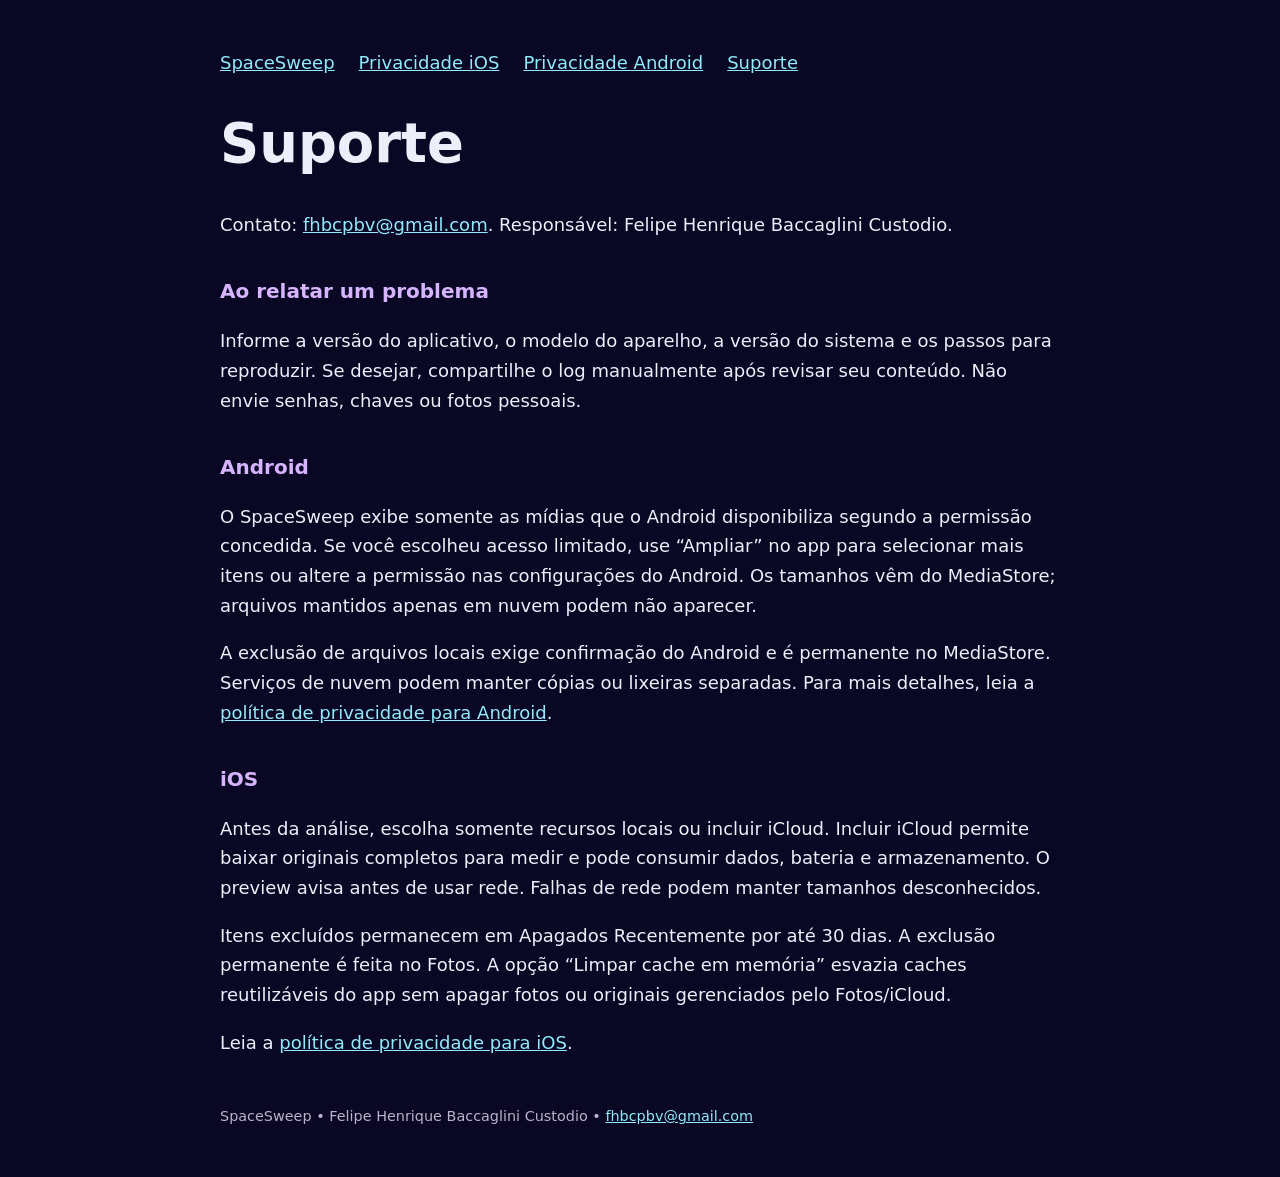
<file: support.html>
<!doctype html>
<html lang="pt-BR">
<head>
  <meta charset="utf-8">
  <meta name="viewport" content="width=device-width,initial-scale=1">
  <meta name="referrer" content="no-referrer">
  <meta http-equiv="Content-Security-Policy" content="default-src 'none'; style-src 'self'; img-src 'self'; base-uri 'none'; form-action 'none'">
  <link rel="stylesheet" href="style.css">
  <link rel="icon" href="icon.png">
  <title>Suporte — SpaceSweep</title>
</head>
<body><main>
  <nav aria-label="Navegação"><a href="index.html">SpaceSweep</a><a href="privacy.html">Privacidade iOS</a><a href="privacy-android.html">Privacidade Android</a><a href="support.html" aria-current="page">Suporte</a></nav>
  <h1>Suporte</h1>
  <p>Contato: <a href="mailto:fhbcpbv@gmail.com?subject=Suporte%20SpaceSweep">fhbcpbv@gmail.com</a>. Responsável: Felipe Henrique Baccaglini Custodio.</p>

  <h2>Ao relatar um problema</h2>
  <p>Informe a versão do aplicativo, o modelo do aparelho, a versão do sistema e os passos para reproduzir. Se desejar, compartilhe o log manualmente após revisar seu conteúdo. Não envie senhas, chaves ou fotos pessoais.</p>

  <h2>Android</h2>
  <p>O SpaceSweep exibe somente as mídias que o Android disponibiliza segundo a permissão concedida. Se você escolheu acesso limitado, use “Ampliar” no app para selecionar mais itens ou altere a permissão nas configurações do Android. Os tamanhos vêm do MediaStore; arquivos mantidos apenas em nuvem podem não aparecer.</p>
  <p>A exclusão de arquivos locais exige confirmação do Android e é permanente no MediaStore. Serviços de nuvem podem manter cópias ou lixeiras separadas. Para mais detalhes, leia a <a href="privacy-android.html">política de privacidade para Android</a>.</p>

  <h2>iOS</h2>
  <p>Antes da análise, escolha somente recursos locais ou incluir iCloud. Incluir iCloud permite baixar originais completos para medir e pode consumir dados, bateria e armazenamento. O preview avisa antes de usar rede. Falhas de rede podem manter tamanhos desconhecidos.</p>
  <p>Itens excluídos permanecem em Apagados Recentemente por até 30 dias. A exclusão permanente é feita no Fotos. A opção “Limpar cache em memória” esvazia caches reutilizáveis do app sem apagar fotos ou originais gerenciados pelo Fotos/iCloud.</p>
  <p>Leia a <a href="privacy.html">política de privacidade para iOS</a>.</p>
  <footer>SpaceSweep • Felipe Henrique Baccaglini Custodio • <a href="mailto:fhbcpbv@gmail.com">fhbcpbv@gmail.com</a></footer>
</main></body>
</html>
</file>
<file: style.css>
body{margin:0;background:#090723;color:#eeeefa;font:18px/1.65 system-ui,sans-serif}main{max-width:840px;margin:auto;padding:48px 24px}nav{display:flex;gap:24px;flex-wrap:wrap}a{color:#91eafa}h1{font-size:clamp(2rem,7vw,3.4rem);line-height:1.1}h2{color:#d6b4ff;font-size:1.25rem;margin-top:2.2rem}.brand{width:96px;height:96px;border-radius:22px}.notice{padding:18px;border:1px solid #65528c;border-radius:12px}footer{margin-top:48px;font-size:.9rem;color:#b8b4cb}a:focus-visible{outline:3px solid #d6b4ff;outline-offset:5px}
</file>
